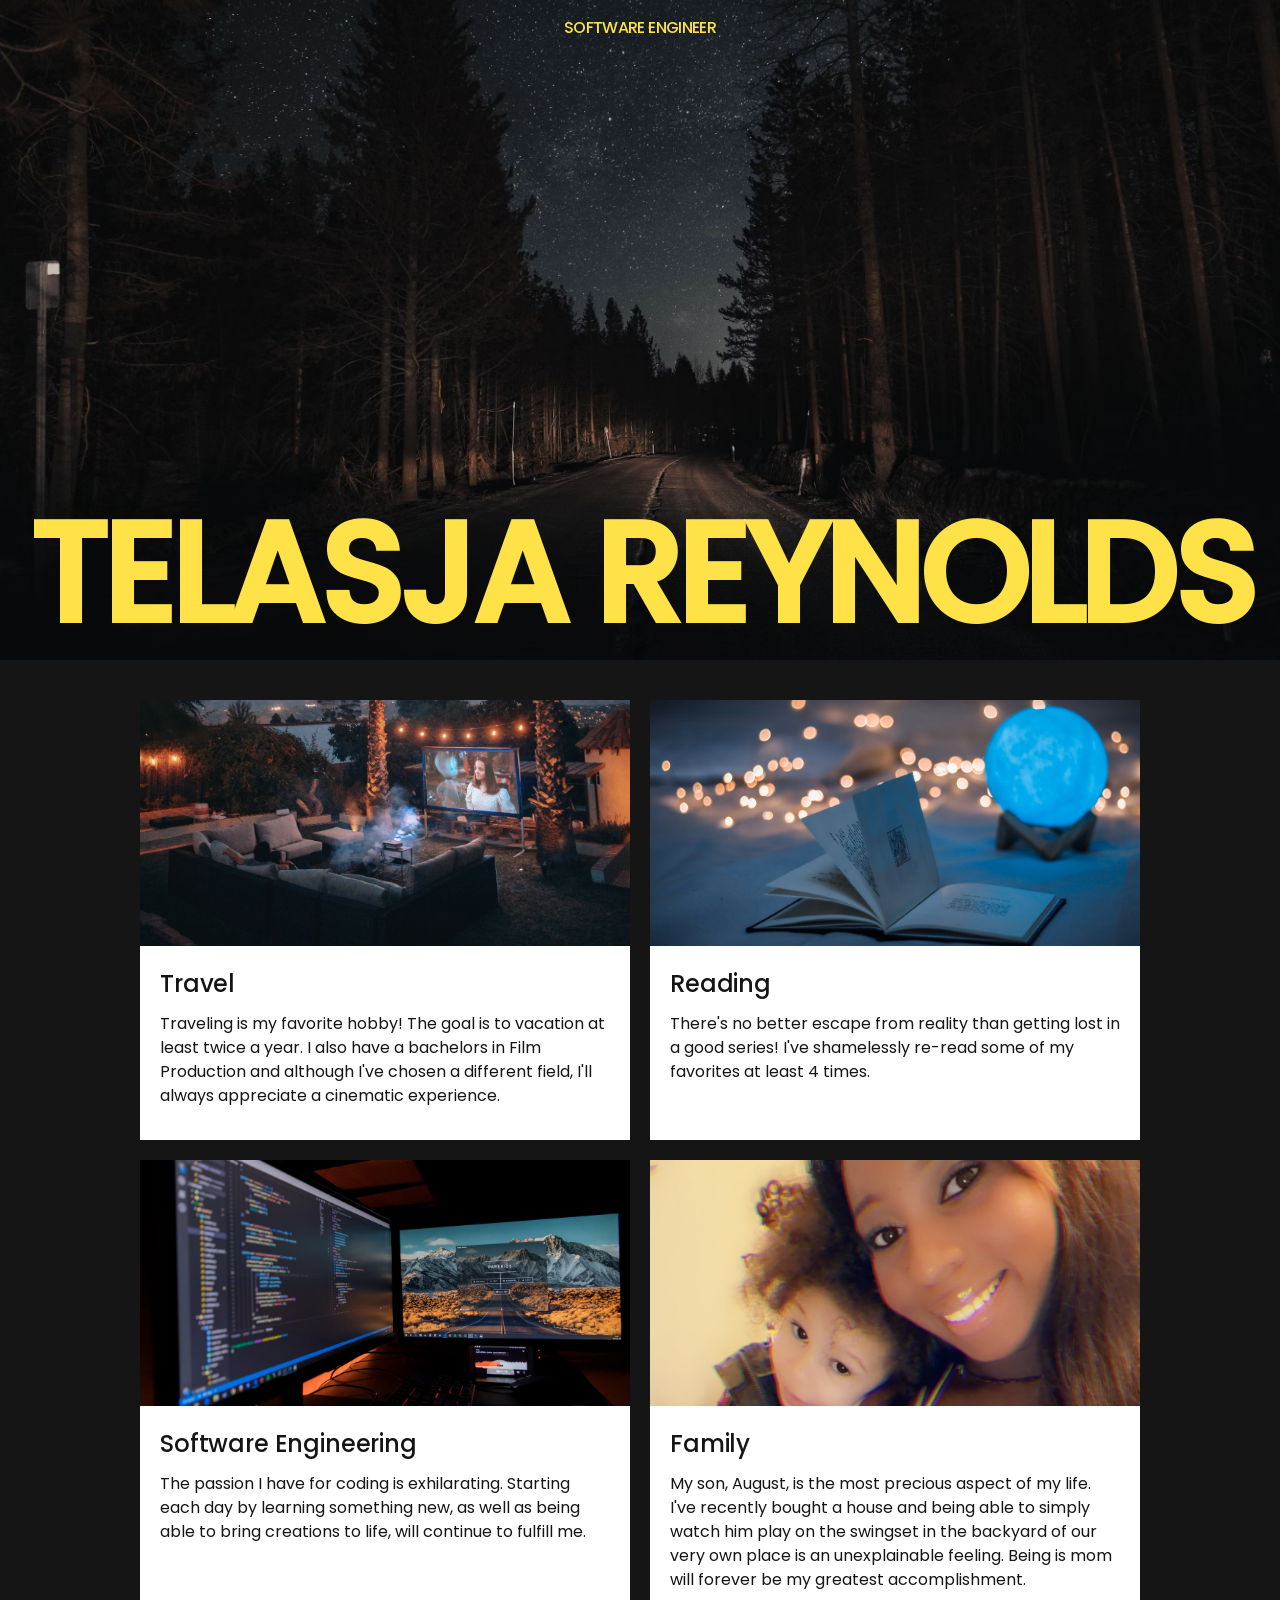
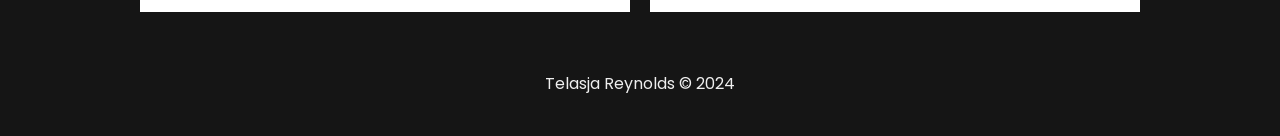
<file: index.html>
<!DOCTYPE html>
<html lang="en">
  <head>
    <meta charset="UTF-8" />
    <title>My Story</title>
    <link rel="stylesheet" href="style.css" />
    <link rel="stylesheet" href="fonts/fonts.css" />
    <link
      rel="icon"
      type="image/x-icon"
      href="https://practicum-content.s3.us-west-1.amazonaws.com/web-code/favicon.ico"
    />
  </head>
  <body class="page">
    <header class="header">
      <div class="overlay">
        <p class="header__banner">Software Engineer</p>
        <h1 class="header__title">Telasja Reynolds</h1>
      </div>
    </header>
    <main class="content">
      <div class="card">
        <img
          src="images/vacation-movie.jpg"
          alt="A projector screen at a tropical location"
          class="card-image"
        />
        <div class="card__content">
          <h2 class="card-title">Travel</h2>
          <p class="card__text">
            Traveling is my favorite hobby! The goal is to vacation at least
            twice a year. I also have a bachelors in Film Production and
            although I've chosen a different field, I'll always appreciate a
            cinematic experience.
          </p>
        </div>
      </div>
      <div class="card">
        <img
          src="images/lighted-books.jpg"
          alt="A book with small lights surrounding it"
          class="card-image"
        />
        <div class="card__content">
          <h2 class="card-title">Reading</h2>
          <p class="card__text">
            There's no better escape from reality than getting lost in a good
            series! I've shamelessly re-read some of my favorites at least 4
            times.
          </p>
        </div>
      </div>
      <div class="card">
        <img
          src="images/coding-career.jpg"
          alt="A desk with dual monitor set up with code on one screen"
          class="card-image"
        />
        <div class="card__content">
          <h2 class="card-title">Software Engineering</h2>
          <p class="card__text">
            The passion I have for coding is exhilarating. Starting each day by
            learning something new, as well as being able to bring creations to
            life, will continue to fulfill me.
          </p>
        </div>
      </div>
      <div class="card">
        <img src="images/family.jpg" alt="My son and I" class="card-image" />
        <div class="card__content">
          <h2 class="card-title">Family</h2>
          <p class="card__text">
            My son, August, is the most precious aspect of my life. I've
            recently bought a house and being able to simply watch him play on
            the swingset in the backyard of our very own place is an
            unexplainable feeling. Being is mom will forever be my greatest
            accomplishment.
          </p>
        </div>
      </div>
    </main>
    <footer class="footer">
      <p class="signature">Telasja Reynolds © 2024</p>
    </footer>
  </body>
</html>
</file>
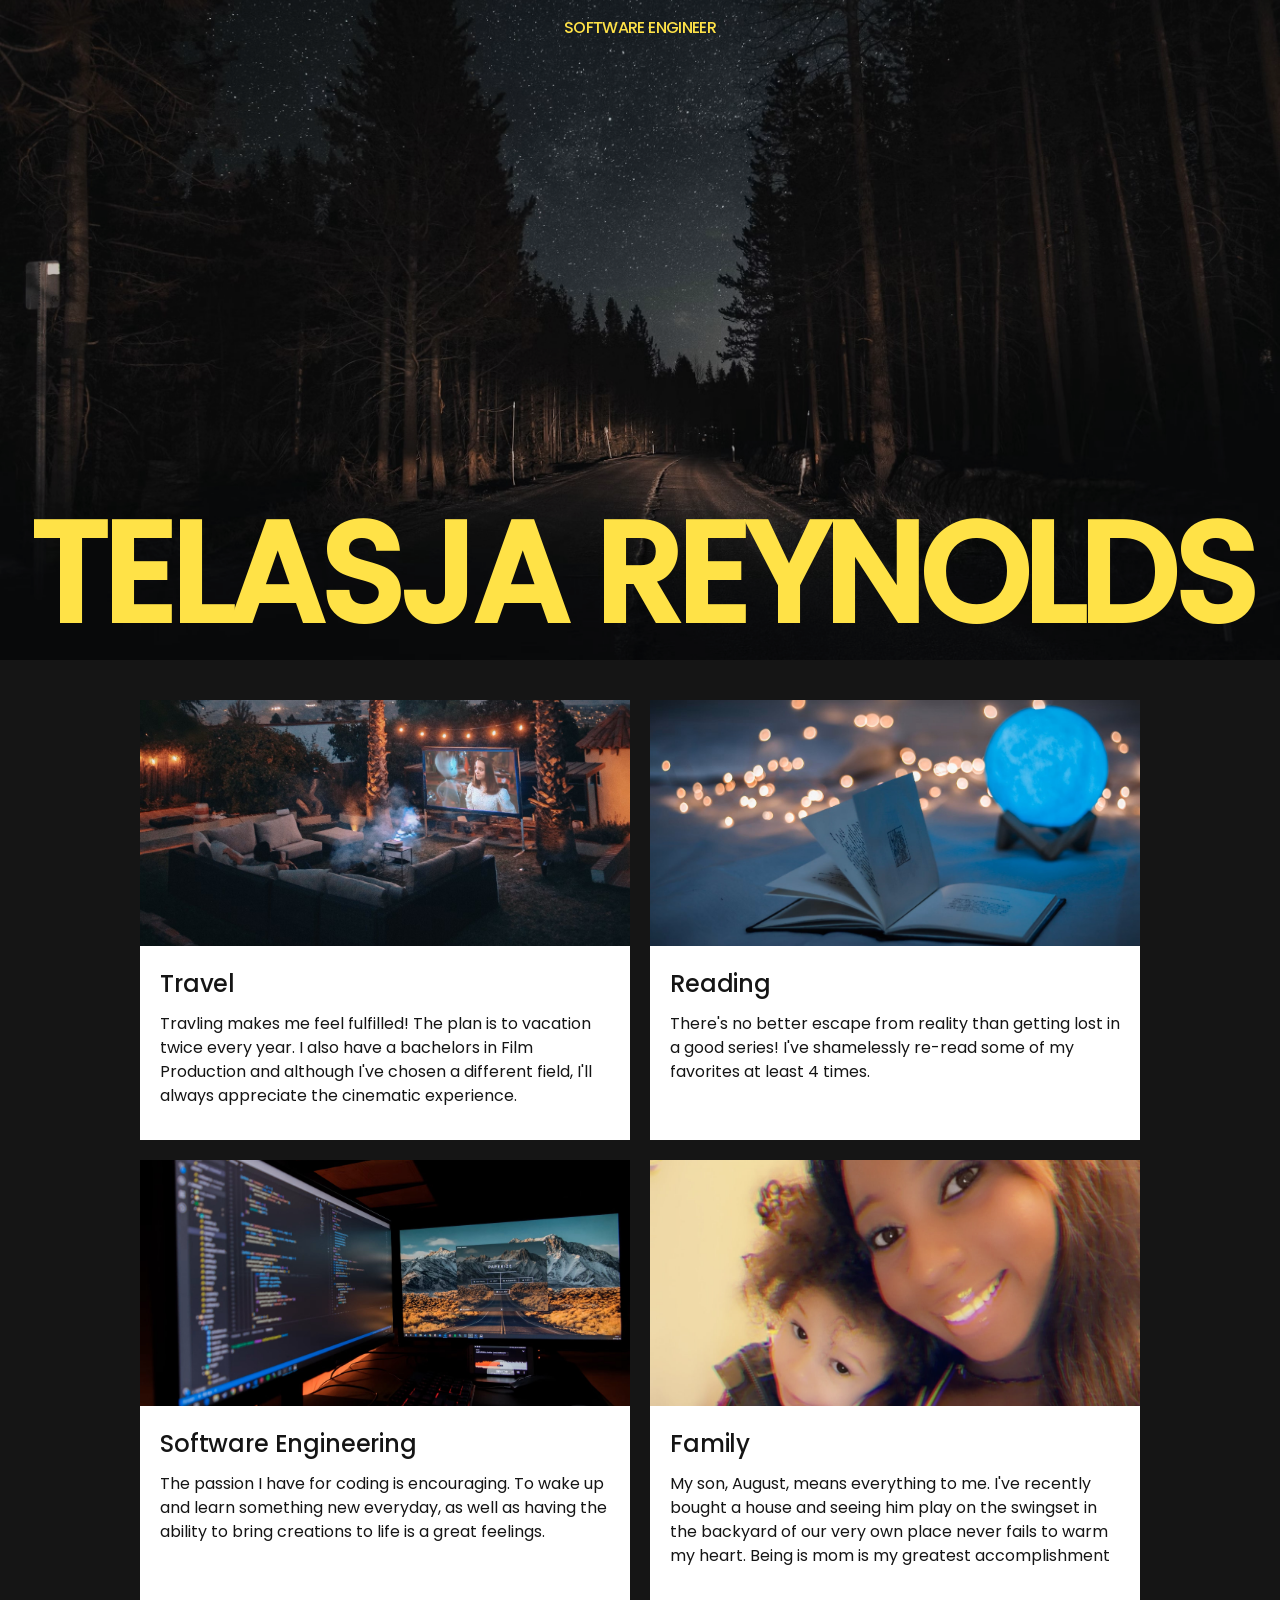
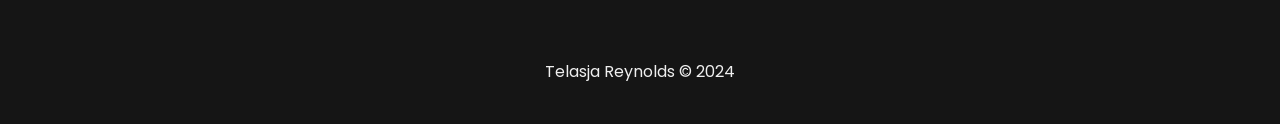
<file: se_project_about-me/index.html>
<!DOCTYPE html>
<html lang="en">
  <head>
    <meta charset="UTF-8" />
    <title>My Story</title>
    <link rel="stylesheet" href="style.css" />
    <link rel="stylesheet" href="fonts/fonts.css" />
    <link
      rel="icon"
      type="image/x-icon"
      href="https://practicum-content.s3.us-west-1.amazonaws.com/web-code/favicon.ico"
    />
  </head>
  <body class="page">
    <header class="header">
      <div class="overlay">
        <p class="header__banner">Software Engineer</p>
        <h1 class="header__title">Telasja Reynolds</h1>
      </div>
    </header>
    <main class="content">
      <div class="card">
        <img
          src="images/vacation-movie.jpg"
          alt="A projector screen at a tropical location"
          class="card-image"
        />
        <div class="card__content">
          <h2 class="card-title">Travel</h2>
          <p class="card__text">
            Travling makes me feel fulfilled! The plan is to vacation twice
            every year. I also have a bachelors in Film Production and although
            I've chosen a different field, I'll always appreciate the cinematic
            experience.
          </p>
        </div>
      </div>
      <div class="card">
        <img
          src="images/lighted-books.jpg"
          alt="A book with small lights surrounding it"
          class="card-image"
        />
        <div class="card__content">
          <h2 class="card-title">Reading</h2>
          <p class="card__text">
            There's no better escape from reality than getting lost in a good
            series! I've shamelessly re-read some of my favorites at least 4
            times.
          </p>
        </div>
      </div>
      <div class="card">
        <img
          src="images/coding-career.jpg"
          alt="A desk with dual monitor set up with code on one screen"
          class="card-image"
        />
        <div class="card__content">
          <h2 class="card-title">Software Engineering</h2>
          <p class="card__text">
            The passion I have for coding is encouraging. To wake up and learn
            something new everyday, as well as having the ability to bring
            creations to life is a great feelings.
          </p>
        </div>
      </div>
      <div class="card">
        <img src="images/family.jpg" alt="My son and I" class="card-image" />
        <div class="card__content">
          <h2 class="card-title">Family</h2>
          <p class="card__text">
            My son, August, means everything to me. I've recently bought a house
            and seeing him play on the swingset in the backyard of our very own
            place never fails to warm my heart. Being is mom is my greatest
            accomplishment
          </p>
        </div>
      </div>
    </main>
    <footer class="footer">
      <p class="signature">Telasja Reynolds © 2024</p>
    </footer>
  </body>
</html>
</file>
<file: style.css>
body,
h1,
h2,
h3,
h4,
p {
  margin: 0;
}

* {
  box-sizing: border-box;
}

.page {
  font-family: Poppins, Arial, Helvetica, sans-serif;
  font-weight: 500;
  background-color: #151515;
}

.header {
  height: 660px;
  background-image: url(./images/background-nightwalk.jpg);
  background-size: cover;
  background-position: center;
}

.header__banner {
  font-weight: 500;
  letter-spacing: -0.64px;
  font-size: 16px;
  line-height: 15px;
  color: #ffe247;
  text-transform: uppercase;
  margin: 20px auto 0;
}

.header__title {
   font-size: 140px;
   font-weight: 500px;
   line-height: 132px;
   letter-spacing: -5.6px;
   color: #ffe247;
   text-transform: uppercase;
   margin: 0 auto 20px;
   max-width: 1400px;
   text-align: center;
}

.overlay {
  width: 100%;
  height: 100%;
  background-color: rgba(0, 0, 0, 0.2);
  display: flex;
  flex-direction: column;
  justify-content: space-between;
  align-items: center;
}

.content {
  display: flex;
  flex-wrap: wrap;
  justify-content: space-between;
  gap: 20px;
  max-width: 1000px;
  margin: 40px auto;
}

.card {
  width: 490px;
  min-height: 440px;
  background: #fff;
}

.card-image {
  width: 100%;
  display: block;
  object-fit: cover;
  height: 246px;
}

.card-title {
  font-size: 24px;
  line-height: 1.5;
  font-weight: 500;
  letter-spacing: -0.16px;
  color: #151515;
  margin-bottom: 10px;
}

.card__content {
  padding: 20px;
  font-size: 16px;
  line-height: 1.5;
  font-weight: 400;
  color: #151515;
}

.footer {
  padding: 20px 0 40px;
  font-size: 16px;
  line-height: 1.5;
  font-weight: 400;
  color: #efefef;
  text-align: center;
}
</file>
<file: fonts/fonts.css>
@font-face {
  font-family: "Poppins";
  font-weight: 400;
  src: url(./Poppins-Regular.ttf) format("truetype");
}

@font-face {
  font-family: "Poppins";
  font-weight: 500;
  src: url(./Poppins-Medium.ttf) format("truetype");
}
</file>
<file: se_project_about-me/style.css>
body,
h1,
h2,
h3,
h4,
p {
  margin: 0;
}

* {
  box-sizing: border-box;
}

.page {
  font-family: Poppins, Arial, Helvetica, sans-serif;
  font-weight: 500;
  background-color: #151515;
}

.header {
  height: 660px;
  background-image: url(./images/background-nightwalk.jpg);
  background-size: cover;
  background-position: center;
}

.header__banner {
  font-weight: 500;
  letter-spacing: -0.64px;
  font-size: 16px;
  line-height: 15px;
  color: #ffe247;
  text-transform: uppercase;
  margin: 20px auto 0;
}

.header__title {
   font-size: 140px;
   font-weight: 500px;
   line-height: 132px;
   letter-spacing: -5.6px;
   color: #ffe247;
   text-transform: uppercase;
   margin: 0 auto 20px;
   max-width: 1400px;
   text-align: center;
}

.overlay {
  width: 100%;
  height: 100%;
  background-color: rgba(0, 0, 0, 0.2);
  display: flex;
  flex-direction: column;
  justify-content: space-between;
  align-items: center;
}

.content {
  display: flex;
  flex-wrap: wrap;
  justify-content: space-between;
  gap: 20px;
  max-width: 1000px;
  margin: 40px auto;
}

.card {
  width: 490px;
  min-height: 440px;
  background: #fff;
}

.card-image {
  width: 100%;
  display: block;
  object-fit: cover;
  height: 246px;
}

.card-title {
  font-size: 24px;
  line-height: 1.5;
  font-weight: 500;
  letter-spacing: -0.16px;
  color: #151515;
  margin-bottom: 10px;
}

.card__content {
  padding: 20px;
  font-size: 16px;
  line-height: 1.5;
  font-weight: 400;
  color: #151515;
}

.footer {
  padding: 20px 0 40px;
  font-size: 16px;
  line-height: 1.5;
  font-weight: 400;
  color: #efefef;
  text-align: center;
}
</file>
<file: se_project_about-me/fonts/fonts.css>
@font-face {
  font-family: "Poppins";
  font-weight: 400;
  src: url(./Poppins-Regular.ttf) format("truetype");
}

@font-face {
  font-family: "Poppins";
  font-weight: 500;
  src: url(./Poppins-Medium.ttf) format("truetype");
}
</file>
